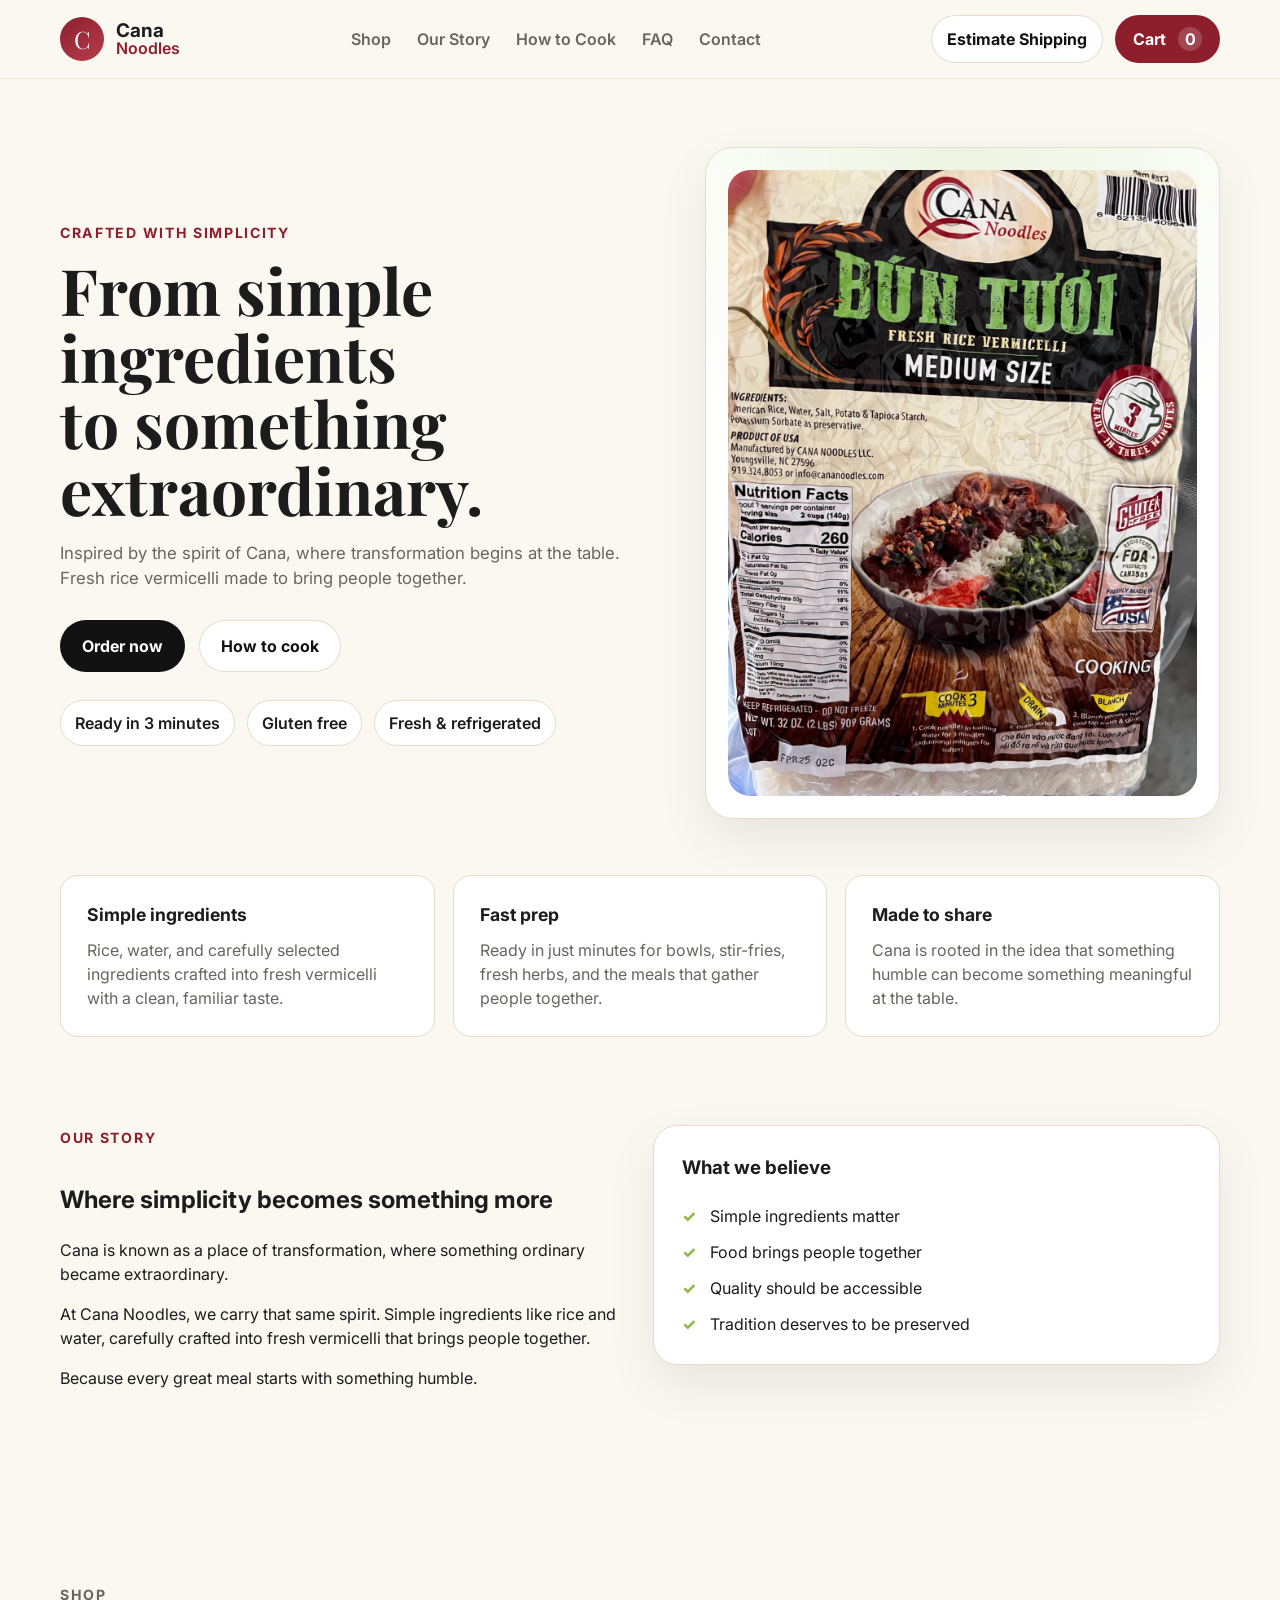
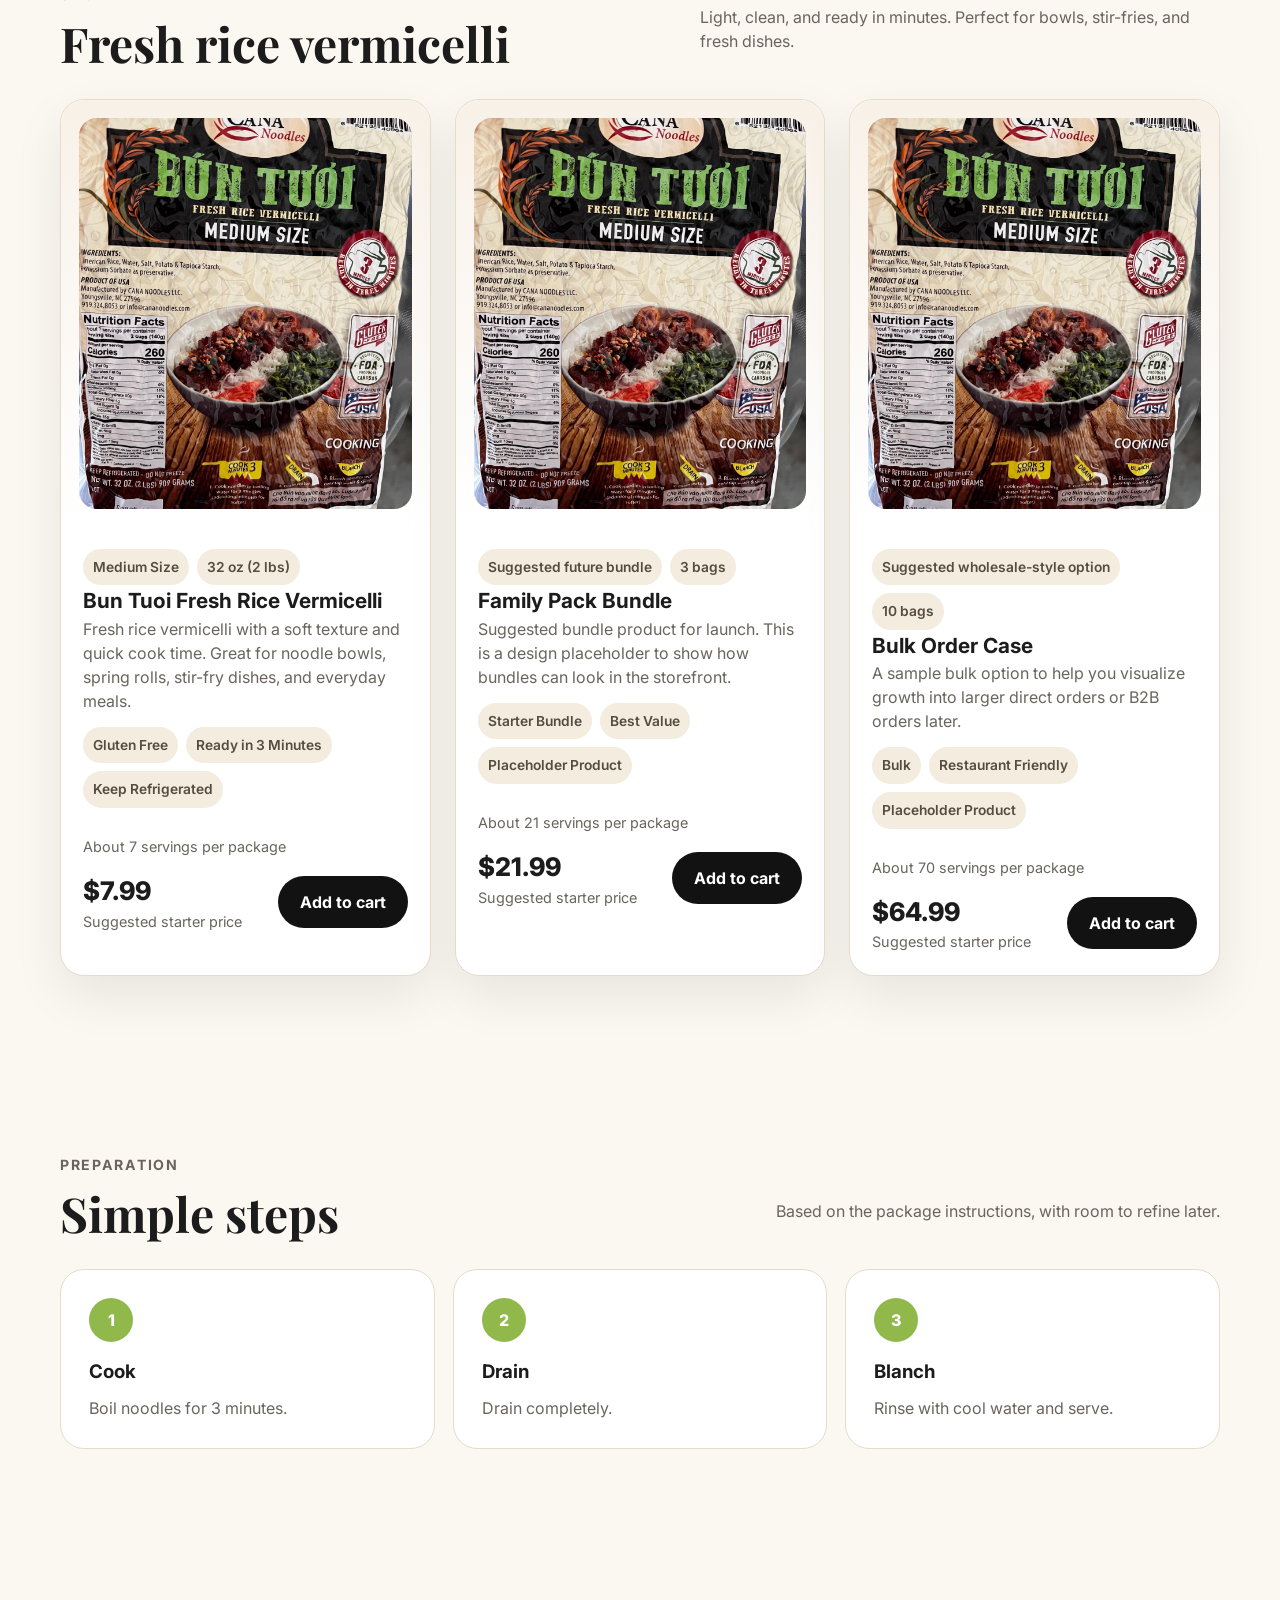
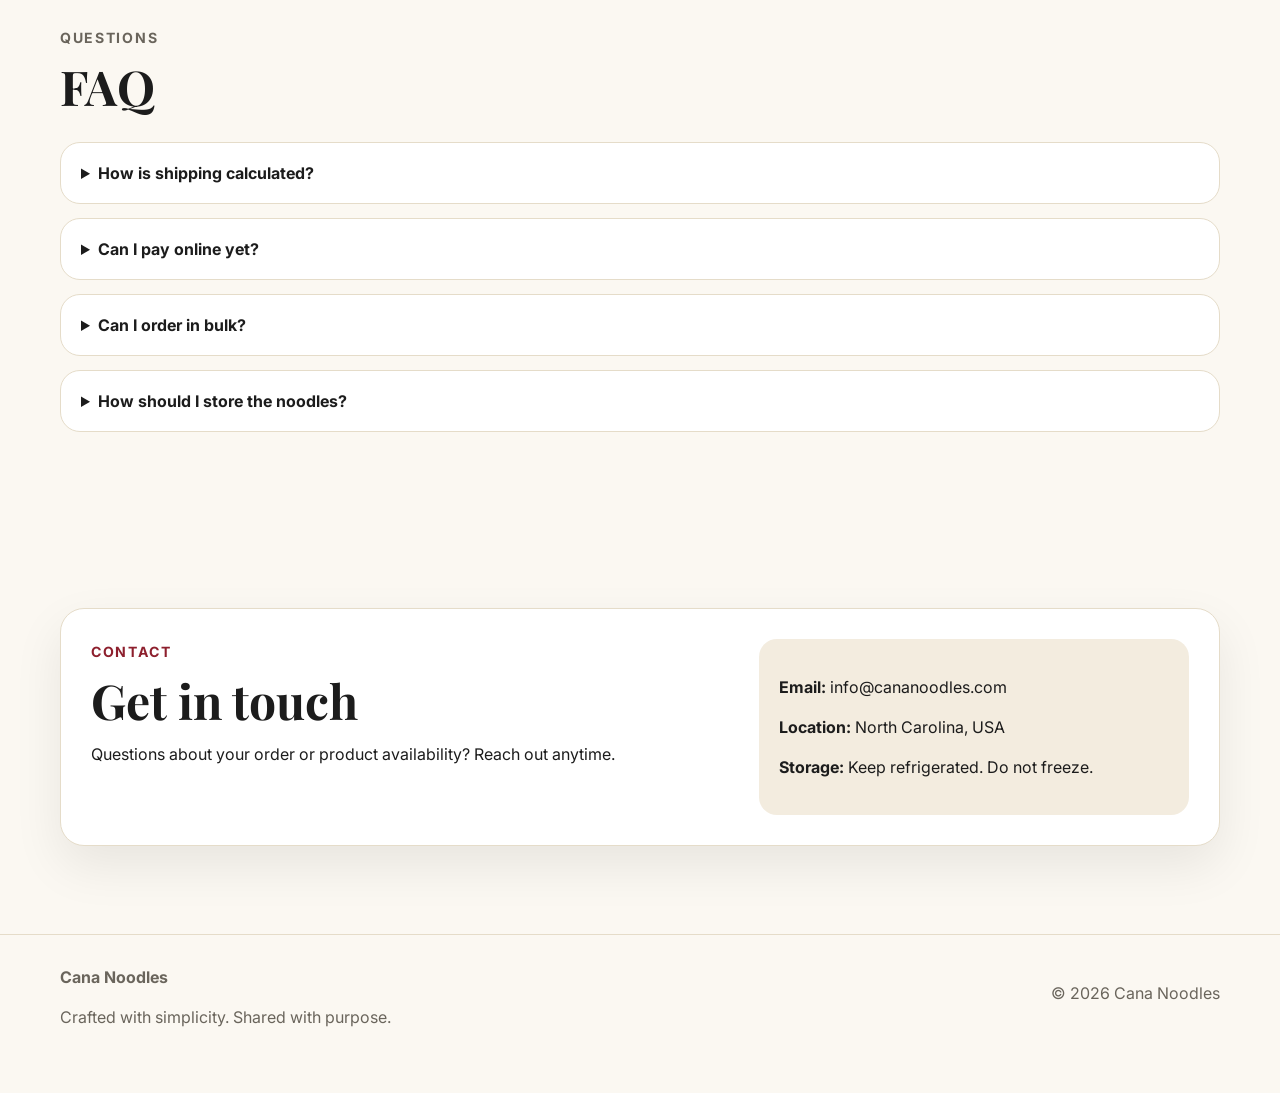
<file: index.html>
<!DOCTYPE html>
<html lang="en">
<head>
  <meta charset="UTF-8" />
  <meta name="viewport" content="width=device-width, initial-scale=1.0" />
  <title>Cana Noodles | Fresh Rice Vermicelli</title>
  <meta name="description" content="Cana Noodles fresh rice vermicelli. Simple ingredients, crafted with purpose, ready to bring people together." />
  <link rel="preconnect" href="https://fonts.googleapis.com">
  <link rel="preconnect" href="https://fonts.gstatic.com" crossorigin>
  <link href="https://fonts.googleapis.com/css2?family=Inter:wght@400;500;600;700;800&family=Playfair+Display:wght@700&display=swap" rel="stylesheet">
  <link rel="stylesheet" href="assets/css/styles.css" />
</head>

<body>
  <header class="site-header">
    <div class="container nav-wrap">
      <a href="#home" class="brand" aria-label="Cana Noodles home">
        <span class="brand-mark">C</span>
        <span class="brand-text">
          <strong>Cana</strong>
          <span>Noodles</span>
        </span>
      </a>

      <nav class="main-nav" id="mainNav">
        <a href="#shop">Shop</a>
        <a href="#story">Our Story</a>
        <a href="#how-to-cook">How to Cook</a>
        <a href="#faq">FAQ</a>
        <a href="#contact">Contact</a>
      </nav>

      <div class="nav-actions">
        <button class="btn btn-secondary btn-sm" id="openEstimator" type="button">Estimate Shipping</button>
        <button class="cart-button" id="openCart" aria-label="Open cart" type="button">
          Cart <span id="cartCount">0</span>
        </button>
      </div>
    </div>
  </header>

  <main>
    <section class="hero" id="home">
      <div class="container hero-grid">
        <div class="hero-copy">
          <p class="eyebrow">Crafted with simplicity</p>

          <h1>
            From simple ingredients<br>
            to something extraordinary.
          </h1>

          <p class="hero-text">
            Inspired by the spirit of Cana, where transformation begins at the table.
            Fresh rice vermicelli made to bring people together.
          </p>

          <div class="hero-actions">
            <a href="#shop" class="btn btn-primary">Order now</a>
            <a href="#how-to-cook" class="btn btn-secondary">How to cook</a>
          </div>

          <ul class="hero-badges">
            <li>Ready in 3 minutes</li>
            <li>Gluten free</li>
            <li>Fresh & refrigerated</li>
          </ul>
        </div>

        <div class="hero-card">
          <img src="assets/img/bun-tuoi-medium.jpg" alt="Cana Noodles Bun Tuoi Fresh Rice Vermicelli Medium Size package" />
        </div>
      </div>
    </section>

    <section class="featured-strip">
      <div class="container feature-list">
        <article>
          <h2>Simple ingredients</h2>
          <p>Rice, water, and carefully selected ingredients crafted into fresh vermicelli with a clean, familiar taste.</p>
        </article>
        <article>
          <h2>Fast prep</h2>
          <p>Ready in just minutes for bowls, stir-fries, fresh herbs, and the meals that gather people together.</p>
        </article>
        <article>
          <h2>Made to share</h2>
          <p>Cana is rooted in the idea that something humble can become something meaningful at the table.</p>
        </article>
      </div>
    </section>

    <section class="section" id="story">
      <div class="container two-col">
        <div>
          <p class="eyebrow">Our Story</p>
          <h2>Where simplicity becomes something more</h2>
          <p>
            Cana is known as a place of transformation, where something ordinary became extraordinary.
          </p>
          <p>
            At Cana Noodles, we carry that same spirit. Simple ingredients like rice and water,
            carefully crafted into fresh vermicelli that brings people together.
          </p>
          <p>
            Because every great meal starts with something humble.
          </p>
        </div>

        <div class="story-card">
          <h3>What we believe</h3>
          <ul class="check-list">
            <li>Simple ingredients matter</li>
            <li>Food brings people together</li>
            <li>Quality should be accessible</li>
            <li>Tradition deserves to be preserved</li>
          </ul>
        </div>
      </div>
    </section>

    <section class="products section" id="shop">
      <div class="container">
        <div class="section-head">
          <div>
            <p class="eyebrow">Shop</p>
            <h2>Fresh rice vermicelli</h2>
          </div>
          <p>
            Light, clean, and ready in minutes. Perfect for bowls, stir-fries, and fresh dishes.
          </p>
        </div>

        <div class="product-grid" id="productGrid"></div>
      </div>
    </section>

    <section class="section cooking" id="how-to-cook">
      <div class="container">
        <div class="section-head">
          <div>
            <p class="eyebrow">Preparation</p>
            <h2>Simple steps</h2>
          </div>
          <p>Based on the package instructions, with room to refine later.</p>
        </div>

        <div class="steps">
          <article class="step-card">
            <span>1</span>
            <h3>Cook</h3>
            <p>Boil noodles for 3 minutes.</p>
          </article>
          <article class="step-card">
            <span>2</span>
            <h3>Drain</h3>
            <p>Drain completely.</p>
          </article>
          <article class="step-card">
            <span>3</span>
            <h3>Blanch</h3>
            <p>Rinse with cool water and serve.</p>
          </article>
        </div>
      </div>
    </section>

    <section class="section faq" id="faq">
      <div class="container">
        <div class="section-head">
          <div>
            <p class="eyebrow">Questions</p>
            <h2>FAQ</h2>
          </div>
        </div>

        <div class="faq-list">
          <details>
            <summary>How is shipping calculated?</summary>
            <p>Shipping is estimated based on subtotal, package weight, and destination zone. This is still a placeholder until real shipping rules are finalized.</p>
          </details>
          <details>
            <summary>Can I pay online yet?</summary>
            <p>Not yet. The checkout flow is in place and ready for secure payment integration later.</p>
          </details>
          <details>
            <summary>Can I order in bulk?</summary>
            <p>Yes. Bulk and bundle options can be added as the catalog grows.</p>
          </details>
          <details>
            <summary>How should I store the noodles?</summary>
            <p>Keep refrigerated and do not freeze.</p>
          </details>
        </div>
      </div>
    </section>

    <section class="section contact" id="contact">
      <div class="container contact-card">
        <div>
          <p class="eyebrow">Contact</p>
          <h2>Get in touch</h2>
          <p>
            Questions about your order or product availability? Reach out anytime.
          </p>
        </div>

        <div class="contact-meta">
          <p><strong>Email:</strong> info@cananoodles.com</p>
          <p><strong>Location:</strong> North Carolina, USA</p>
          <p><strong>Storage:</strong> Keep refrigerated. Do not freeze.</p>
        </div>
      </div>
    </section>
  </main>

  <footer class="site-footer">
    <div class="container footer-wrap">
      <div>
        <strong>Cana Noodles</strong>
        <p>Crafted with simplicity. Shared with purpose.</p>
      </div>
      <p>© <span id="year"></span> Cana Noodles</p>
    </div>
  </footer>

  <aside class="cart-drawer" id="cartDrawer" aria-hidden="true">
    <div class="cart-panel">
      <div class="cart-head">
        <h2>Your cart</h2>
        <button class="icon-button" id="closeCart" aria-label="Close cart" type="button">×</button>
      </div>

      <div id="cartItems" class="cart-items"></div>

      <div class="cart-summary">
        <div class="summary-row">
          <span>Subtotal</span>
          <strong id="subtotalValue">$0.00</strong>
        </div>
        <div class="summary-row">
          <span>Estimated shipping</span>
          <strong id="shippingValue">$0.00</strong>
        </div>
        <div class="summary-row total">
          <span>Total</span>
          <strong id="totalValue">$0.00</strong>
        </div>

        <button class="btn btn-primary btn-block" id="goCheckout" type="button">
          Checkout
        </button>
      </div>
    </div>
  </aside>

  <div class="modal" id="shippingModal" aria-hidden="true">
    <div class="modal-card">
      <div class="modal-head">
        <h2>Estimate shipping</h2>
        <button class="icon-button" id="closeEstimator" aria-label="Close estimator" type="button">×</button>
      </div>

      <form id="shippingForm" class="stack-form">
        <label>
          ZIP code
          <input type="text" id="zipCode" maxlength="10" placeholder="e.g. 27596" required />
        </label>

        <label>
          Order subtotal
          <input type="number" id="orderSubtotal" min="0" step="0.01" placeholder="e.g. 29.99" required />
        </label>

        <label>
          Total item weight (lbs)
          <input type="number" id="orderWeight" min="0" step="0.1" placeholder="e.g. 4" required />
        </label>

        <button class="btn btn-primary" type="submit">Calculate</button>
      </form>

      <div class="estimate-result" id="estimateResult"></div>
      <p class="fine-print">This is a placeholder estimator until live shipping rules are connected.</p>
    </div>
  </div>

  <div class="modal" id="checkoutModal" aria-hidden="true">
    <div class="modal-card checkout-card">
      <div class="modal-head">
        <h2>Checkout</h2>
        <button class="icon-button" id="closeCheckout" aria-label="Close checkout" type="button">×</button>
      </div>

      <form class="stack-form checkout-form" id="checkoutForm">
        <div class="checkout-grid">
          <label>
            Full name
            <input type="text" placeholder="Your name" required />
          </label>

          <label>
            Email
            <input type="email" placeholder="you@example.com" required />
          </label>

          <label>
            Phone
            <input type="tel" placeholder="Optional" />
          </label>

          <label>
            ZIP code
            <input type="text" id="checkoutZip" placeholder="ZIP code" required />
          </label>

          <label class="full">
            Address line 1
            <input type="text" placeholder="Street address" required />
          </label>

          <label class="full">
            Address line 2
            <input type="text" placeholder="Apartment, suite, etc." />
          </label>
        </div>

        <div class="checkout-summary-box">
          <h3>Order summary</h3>
          <div id="checkoutSummary"></div>
        </div>

        <button class="btn btn-primary" type="submit">Place order placeholder</button>
      </form>

      <p class="fine-print">Secure payment and live order submission will be connected later.</p>
    </div>
  </div>

  <script src="assets/js/products.js"></script>
  <script src="assets/js/app.js"></script>
</body>
</html>
</file>
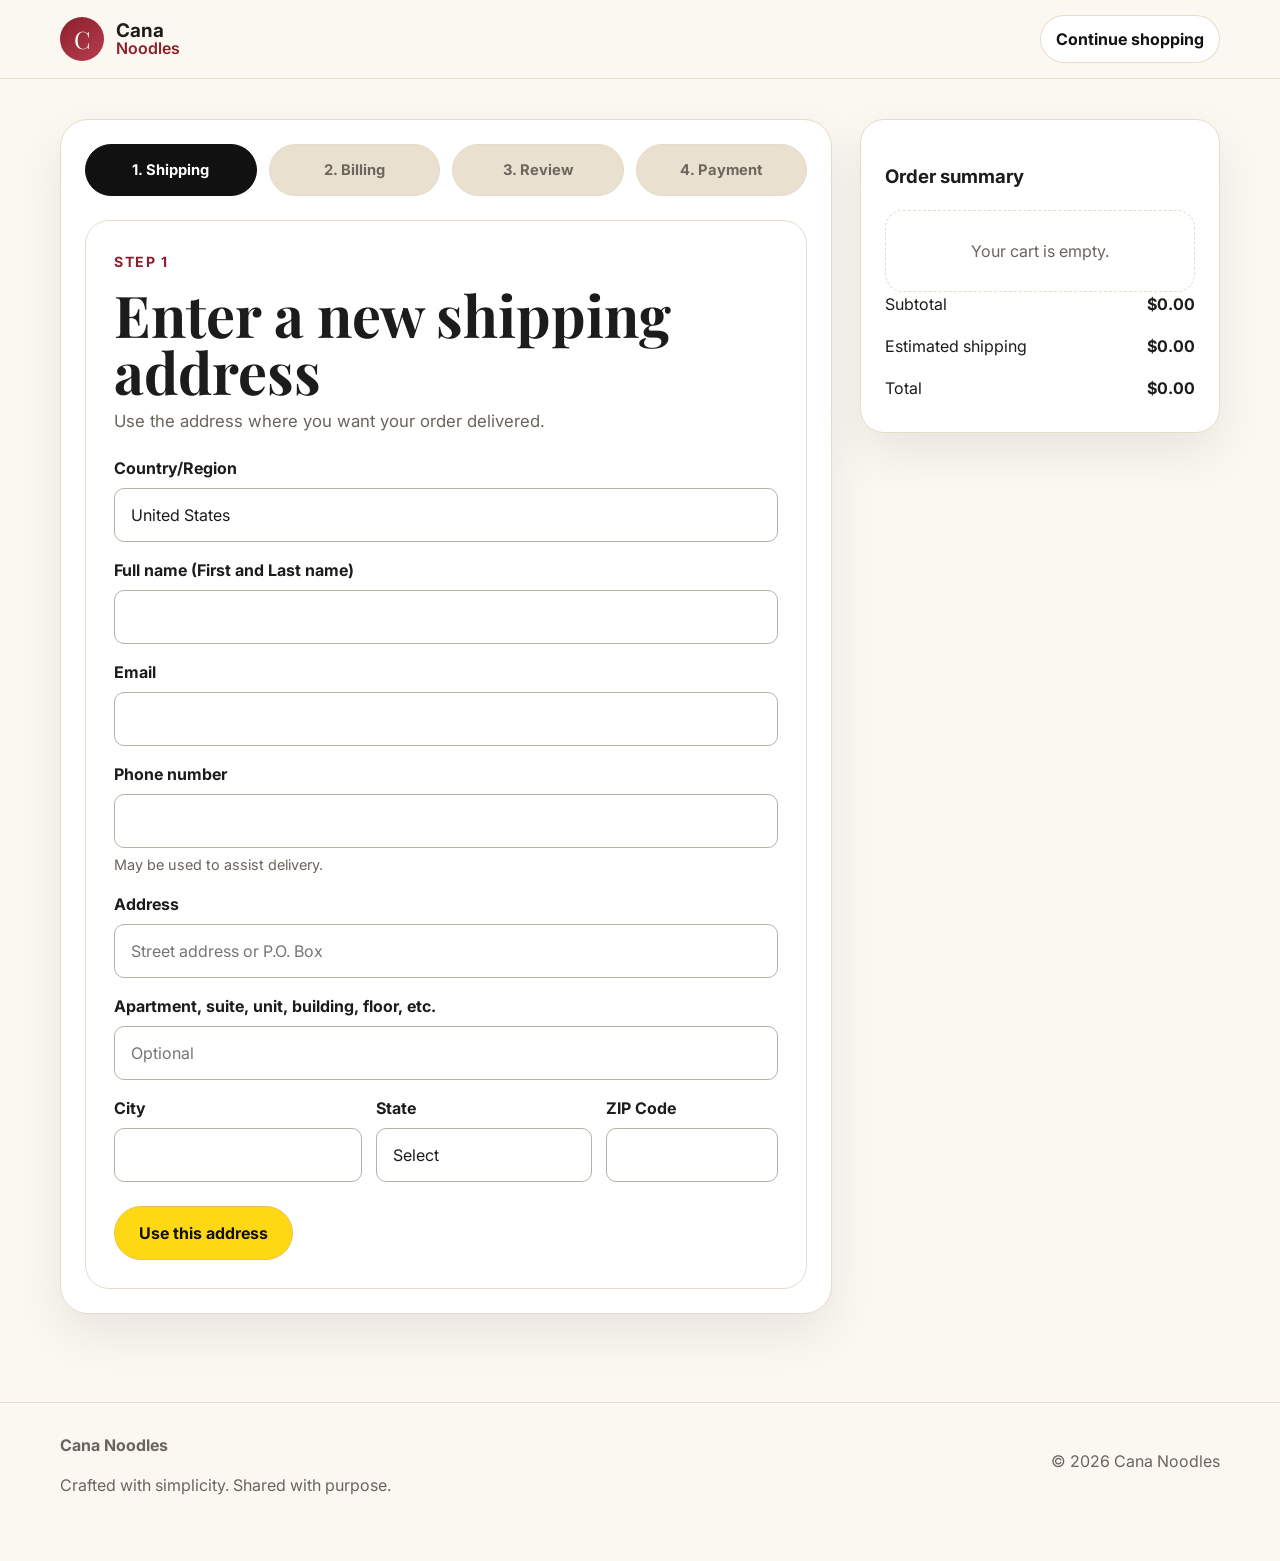
<file: checkout.html>
<!DOCTYPE html>
<html lang="en">
<head>
  <meta charset="UTF-8" />
  <meta name="viewport" content="width=device-width, initial-scale=1.0" />
  <title>Cana Noodles | Checkout</title>
  <meta name="description" content="Checkout for Cana Noodles." />
  <link rel="preconnect" href="https://fonts.googleapis.com">
  <link rel="preconnect" href="https://fonts.gstatic.com" crossorigin>
  <link href="https://fonts.googleapis.com/css2?family=Inter:wght@400;500;600;700;800&family=Playfair+Display:wght@700&display=swap" rel="stylesheet">
  <link rel="stylesheet" href="assets/css/styles.css" />
</head>
<body>
  <header class="site-header">
    <div class="container nav-wrap">
      <a href="index.html#home" class="brand" aria-label="Cana Noodles home">
        <span class="brand-mark">C</span>
        <span class="brand-text">
          <strong>Cana</strong>
          <span>Noodles</span>
        </span>
      </a>

      <div class="nav-actions">
        <a href="index.html" class="btn btn-secondary btn-sm">Continue shopping</a>
      </div>
    </div>
  </header>

  <main class="checkout-page section">
    <div class="container checkout-page-grid">
      <section class="checkout-main">
        <div class="checkout-stepper">
          <div class="checkout-step is-active" data-step-indicator="1">1. Shipping</div>
          <div class="checkout-step" data-step-indicator="2">2. Billing</div>
          <div class="checkout-step" data-step-indicator="3">3. Review</div>
          <div class="checkout-step" data-step-indicator="4">4. Payment</div>
        </div>

        <form id="checkoutPageForm" class="checkout-flow">
          <section class="checkout-panel is-active" data-step="1">
            <div class="address-card">
              <div class="address-card-header">
                <p class="eyebrow">Step 1</p>
                <h2>Enter a new shipping address</h2>
                <p class="address-subtext">Use the address where you want your order delivered.</p>
              </div>

              <div class="address-form">
                <label class="address-field full">
                  <span>Country/Region</span>
                  <select id="shipCountry" required>
                    <option value="United States" selected>United States</option>
                  </select>
                </label>

                <label class="address-field full">
                  <span>Full name (First and Last name)</span>
                  <input type="text" id="shipName" required />
                </label>

                <label class="address-field full">
                  <span>Email</span>
                  <input type="email" id="shipEmail" required />
                </label>

                <label class="address-field full">
                  <span>Phone number</span>
                  <input type="tel" id="shipPhone" />
                  <small>May be used to assist delivery.</small>
                </label>

                <label class="address-field full">
                  <span>Address</span>
                  <input type="text" id="shipAddress1" placeholder="Street address or P.O. Box" required />
                </label>

                <label class="address-field full">
                  <span>Apartment, suite, unit, building, floor, etc.</span>
                  <input type="text" id="shipAddress2" placeholder="Optional" />
                </label>

                <div class="address-row address-row-3">
                  <label class="address-field">
                    <span>City</span>
                    <input type="text" id="shipCity" required />
                  </label>

                  <label class="address-field">
                    <span>State</span>
                    <select id="shipState" required>
                      <option value="">Select</option>
                      <option value="AL">Alabama</option>
                      <option value="AK">Alaska</option>
                      <option value="AZ">Arizona</option>
                      <option value="AR">Arkansas</option>
                      <option value="CA">California</option>
                      <option value="CO">Colorado</option>
                      <option value="CT">Connecticut</option>
                      <option value="DE">Delaware</option>
                      <option value="FL">Florida</option>
                      <option value="GA">Georgia</option>
                      <option value="HI">Hawaii</option>
                      <option value="ID">Idaho</option>
                      <option value="IL">Illinois</option>
                      <option value="IN">Indiana</option>
                      <option value="IA">Iowa</option>
                      <option value="KS">Kansas</option>
                      <option value="KY">Kentucky</option>
                      <option value="LA">Louisiana</option>
                      <option value="ME">Maine</option>
                      <option value="MD">Maryland</option>
                      <option value="MA">Massachusetts</option>
                      <option value="MI">Michigan</option>
                      <option value="MN">Minnesota</option>
                      <option value="MS">Mississippi</option>
                      <option value="MO">Missouri</option>
                      <option value="MT">Montana</option>
                      <option value="NE">Nebraska</option>
                      <option value="NV">Nevada</option>
                      <option value="NH">New Hampshire</option>
                      <option value="NJ">New Jersey</option>
                      <option value="NM">New Mexico</option>
                      <option value="NY">New York</option>
                      <option value="NC">North Carolina</option>
                      <option value="ND">North Dakota</option>
                      <option value="OH">Ohio</option>
                      <option value="OK">Oklahoma</option>
                      <option value="OR">Oregon</option>
                      <option value="PA">Pennsylvania</option>
                      <option value="RI">Rhode Island</option>
                      <option value="SC">South Carolina</option>
                      <option value="SD">South Dakota</option>
                      <option value="TN">Tennessee</option>
                      <option value="TX">Texas</option>
                      <option value="UT">Utah</option>
                      <option value="VT">Vermont</option>
                      <option value="VA">Virginia</option>
                      <option value="WA">Washington</option>
                      <option value="WV">West Virginia</option>
                      <option value="WI">Wisconsin</option>
                      <option value="WY">Wyoming</option>
                    </select>
                  </label>

                  <label class="address-field">
                    <span>ZIP Code</span>
                    <input type="text" id="shipZip" required />
                  </label>
                </div>
              </div>

              <div class="checkout-actions address-actions">
                <button type="button" class="btn btn-amazonish" data-next-step="2">
                  Use this address
                </button>
              </div>
            </div>
          </section>

          <section class="checkout-panel" data-step="2">
            <div class="address-card">
              <div class="address-card-header">
                <p class="eyebrow">Step 2</p>
                <h2>Billing information</h2>
                <p class="address-subtext">Confirm your billing details for payment.</p>
              </div>

              <label class="checkbox-row">
                <input type="checkbox" id="sameAsShipping" checked />
                <span>Billing address is the same as shipping</span>
              </label>

              <div id="billingFields" class="address-form is-hidden">
                <label class="address-field full">
                  <span>Country/Region</span>
                  <select id="billCountry">
                    <option value="United States" selected>United States</option>
                  </select>
                </label>

                <label class="address-field full">
                  <span>Full name (First and Last name)</span>
                  <input type="text" id="billName" />
                </label>

                <label class="address-field full">
                  <span>Address</span>
                  <input type="text" id="billAddress1" placeholder="Street address or P.O. Box" />
                </label>

                <label class="address-field full">
                  <span>Apartment, suite, unit, building, floor, etc.</span>
                  <input type="text" id="billAddress2" placeholder="Optional" />
                </label>

                <div class="address-row address-row-3">
                  <label class="address-field">
                    <span>City</span>
                    <input type="text" id="billCity" />
                  </label>

                  <label class="address-field">
                    <span>State</span>
                    <select id="billState">
                      <option value="">Select</option>
                      <option value="AL">Alabama</option>
                      <option value="AK">Alaska</option>
                      <option value="AZ">Arizona</option>
                      <option value="AR">Arkansas</option>
                      <option value="CA">California</option>
                      <option value="CO">Colorado</option>
                      <option value="CT">Connecticut</option>
                      <option value="DE">Delaware</option>
                      <option value="FL">Florida</option>
                      <option value="GA">Georgia</option>
                      <option value="HI">Hawaii</option>
                      <option value="ID">Idaho</option>
                      <option value="IL">Illinois</option>
                      <option value="IN">Indiana</option>
                      <option value="IA">Iowa</option>
                      <option value="KS">Kansas</option>
                      <option value="KY">Kentucky</option>
                      <option value="LA">Louisiana</option>
                      <option value="ME">Maine</option>
                      <option value="MD">Maryland</option>
                      <option value="MA">Massachusetts</option>
                      <option value="MI">Michigan</option>
                      <option value="MN">Minnesota</option>
                      <option value="MS">Mississippi</option>
                      <option value="MO">Missouri</option>
                      <option value="MT">Montana</option>
                      <option value="NE">Nebraska</option>
                      <option value="NV">Nevada</option>
                      <option value="NH">New Hampshire</option>
                      <option value="NJ">New Jersey</option>
                      <option value="NM">New Mexico</option>
                      <option value="NY">New York</option>
                      <option value="NC">North Carolina</option>
                      <option value="ND">North Dakota</option>
                      <option value="OH">Ohio</option>
                      <option value="OK">Oklahoma</option>
                      <option value="OR">Oregon</option>
                      <option value="PA">Pennsylvania</option>
                      <option value="RI">Rhode Island</option>
                      <option value="SC">South Carolina</option>
                      <option value="SD">South Dakota</option>
                      <option value="TN">Tennessee</option>
                      <option value="TX">Texas</option>
                      <option value="UT">Utah</option>
                      <option value="VT">Vermont</option>
                      <option value="VA">Virginia</option>
                      <option value="WA">Washington</option>
                      <option value="WV">West Virginia</option>
                      <option value="WI">Wisconsin</option>
                      <option value="WY">Wyoming</option>
                    </select>
                  </label>

                  <label class="address-field">
                    <span>ZIP Code</span>
                    <input type="text" id="billZip" />
                  </label>
                </div>
              </div>

              <div class="checkout-actions">
                <button type="button" class="btn btn-secondary" data-prev-step="1">Back</button>
                <button type="button" class="btn btn-primary" data-next-step="3">Continue to review</button>
              </div>
            </div>
          </section>

          <section class="checkout-panel" data-step="3">
            <div class="address-card">
              <div class="address-card-header">
                <p class="eyebrow">Step 3</p>
                <h2>Review your order</h2>
                <p class="address-subtext">Check your items, address, and totals before payment.</p>
              </div>

              <div class="review-block">
                <h3>Items</h3>
                <div id="reviewItems" class="review-items"></div>
              </div>

              <div class="review-block">
                <h3>Shipping summary</h3>
                <div id="reviewShippingAddress" class="review-copy"></div>
              </div>

              <div class="review-block">
                <h3>Order totals</h3>
                <div id="reviewTotals" class="review-totals"></div>
              </div>

              <div class="checkout-actions">
                <button type="button" class="btn btn-secondary" data-prev-step="2">Back</button>
                <button type="button" class="btn btn-primary" data-next-step="4">Continue to payment</button>
              </div>
            </div>
          </section>

          <section class="checkout-panel" data-step="4">
            <div class="address-card">
              <div class="address-card-header">
                <p class="eyebrow">Step 4</p>
                <h2>Payment</h2>
                <p class="address-subtext">Secure payment will be connected in the next phase.</p>
              </div>

              <div class="payment-placeholder">
                <p><strong>Secure payment coming soon.</strong></p>
                <p>This is where Stripe or another payment provider will be connected.</p>
              </div>

              <div class="review-block">
                <h3>Final order total</h3>
                <div id="paymentTotals" class="review-totals"></div>
              </div>

              <div class="checkout-actions">
                <button type="button" class="btn btn-secondary" data-prev-step="3">Back</button>
                <button type="submit" class="btn btn-primary">Place order placeholder</button>
              </div>
            </div>
          </section>
        </form>
      </section>

      <aside class="checkout-sidebar">
        <div class="checkout-sidebar-card">
          <h3>Order summary</h3>
          <div id="sidebarItems" class="review-items"></div>
          <div id="sidebarTotals" class="review-totals"></div>
        </div>
      </aside>
    </div>
  </main>

  <footer class="site-footer">
    <div class="container footer-wrap">
      <div>
        <strong>Cana Noodles</strong>
        <p>Crafted with simplicity. Shared with purpose.</p>
      </div>
      <p>© <span id="year"></span> Cana Noodles</p>
    </div>
  </footer>

  <script src="assets/js/products.js"></script>
  <script src="assets/js/checkout.js"></script>
</body>
</html>
</file>
<file: assets/css/styles.css>
:root {
  --bg: #fbf8f2;
  --surface: #ffffff;
  --surface-soft: #f3ecdf;
  --text: #1c1c1c;
  --muted: #6a655c;
  --line: #e5dcc9;
  --brand-red: #8d1f2d;
  --brand-green: #90b84a;
  --brand-dark: #121212;
  --brand-gold: #cc9a3e;
  --shadow: 0 20px 50px rgba(0, 0, 0, 0.08);
  --radius-lg: 28px;
  --radius-md: 18px;
  --radius-sm: 12px;
  --container: 1160px;
}

* { box-sizing: border-box; }
html { scroll-behavior: smooth; }
body {
  margin: 0;
  font-family: "Inter", sans-serif;
  background: var(--bg);
  color: var(--text);
  line-height: 1.5;
}
img { max-width: 100%; display: block; }
a { color: inherit; text-decoration: none; }
button, input { font: inherit; }
.container {
  width: min(calc(100% - 32px), var(--container));
  margin: 0 auto;
}
.section { padding: 88px 0; }
.eyebrow {
  display: inline-block;
  margin: 0 0 14px;
  color: var(--brand-red);
  font-size: 0.88rem;
  font-weight: 700;
  text-transform: uppercase;
  letter-spacing: 0.12em;
}
.section-head {
  display: flex;
  justify-content: space-between;
  gap: 32px;
  align-items: end;
  margin-bottom: 30px;
}
.section-head h2,
.hero h1,
.why-us h2,
.contact h2 {
  font-family: "Playfair Display", serif;
  line-height: 1.04;
  margin: 0;
}
.section-head h2,
.why-us h2,
.contact h2 { font-size: clamp(2rem, 4vw, 3rem); }
.section-head p { max-width: 520px; color: var(--muted); }

.site-header {
  position: sticky;
  top: 0;
  z-index: 20;
  backdrop-filter: blur(12px);
  background: rgba(251, 248, 242, 0.84);
  border-bottom: 1px solid rgba(229, 220, 201, 0.8);
}
.nav-wrap {
  min-height: 78px;
  display: flex;
  align-items: center;
  justify-content: space-between;
  gap: 20px;
}
.brand {
  display: inline-flex;
  align-items: center;
  gap: 12px;
}
.brand-mark {
  width: 44px;
  height: 44px;
  display: grid;
  place-items: center;
  border-radius: 50%;
  background: linear-gradient(145deg, var(--brand-red), #b63d4c);
  color: #fff;
  font-family: "Playfair Display", serif;
  font-size: 1.5rem;
}
.brand-text { display: flex; flex-direction: column; line-height: 1; }
.brand-text strong { font-size: 1.18rem; }
.brand-text span { color: var(--brand-red); font-weight: 600; }
.main-nav {
  display: flex;
  gap: 26px;
  color: var(--muted);
  font-weight: 600;
}
.main-nav a:hover { color: var(--brand-dark); }
.nav-actions { display: flex; gap: 12px; align-items: center; }
.btn {
  border: none;
  border-radius: 999px;
  padding: 14px 22px;
  font-weight: 700;
  cursor: pointer;
  transition: transform 0.2s ease, opacity 0.2s ease, background 0.2s ease;
}
.btn:hover { transform: translateY(-1px); }
.btn-primary {
  background: var(--brand-dark);
  color: #fff;
}
.btn-secondary {
  background: var(--surface);
  color: var(--brand-dark);
  box-shadow: inset 0 0 0 1px var(--line);
}
.btn-sm { padding: 12px 16px; }
.btn-block { width: 100%; }
.cart-button {
  border: none;
  background: var(--brand-red);
  color: #fff;
  padding: 12px 18px;
  border-radius: 999px;
  font-weight: 700;
  cursor: pointer;
}
.cart-button span {
  display: inline-grid;
  place-items: center;
  min-width: 24px;
  height: 24px;
  margin-left: 8px;
  border-radius: 999px;
  background: rgba(255,255,255,0.18);
}
.hero {
  padding: 68px 0 48px;
}
.hero-grid {
  display: grid;
  grid-template-columns: 1.08fr 0.92fr;
  gap: 40px;
  align-items: center;
}
.hero h1 { font-size: clamp(2.8rem, 5vw, 5rem); }
.hero-text {
  max-width: 620px;
  color: var(--muted);
  font-size: 1.05rem;
  margin: 18px 0 28px;
}
.hero-actions { display: flex; flex-wrap: wrap; gap: 14px; }
.hero-badges {
  display: flex;
  flex-wrap: wrap;
  gap: 12px;
  list-style: none;
  padding: 0;
  margin: 28px 0 0;
}
.hero-badges li {
  padding: 10px 14px;
  background: var(--surface);
  border: 1px solid var(--line);
  border-radius: 999px;
  font-weight: 600;
}
.hero-card {
  background: radial-gradient(circle at top, rgba(144,184,74,0.16), transparent 50%), var(--surface);
  border: 1px solid var(--line);
  border-radius: var(--radius-lg);
  box-shadow: var(--shadow);
  padding: 22px;
}
.hero-card img {
  border-radius: 22px;
  width: 100%;
  object-fit: cover;
}
.featured-strip { padding: 8px 0 0; }
.feature-list {
  display: grid;
  grid-template-columns: repeat(3, 1fr);
  gap: 18px;
}
.feature-list article {
  background: var(--surface);
  border: 1px solid var(--line);
  border-radius: var(--radius-md);
  padding: 26px;
}
.feature-list h2 { margin: 0 0 10px; font-size: 1.1rem; }
.feature-list p { margin: 0; color: var(--muted); }
.product-grid {
  display: grid;
  grid-template-columns: repeat(3, 1fr);
  gap: 24px;
}
.product-card {
  background: var(--surface);
  border: 1px solid var(--line);
  border-radius: 24px;
  overflow: hidden;
  box-shadow: var(--shadow);
  display: flex;
  flex-direction: column;
}
.product-media {
  background: linear-gradient(180deg, #f8f1e8, #fff);
  padding: 18px;
}
.product-media img {
  aspect-ratio: 4 / 4.7;
  object-fit: cover;
  width: 100%;
  border-radius: 18px;
}
.product-content {
  padding: 22px;
  display: flex;
  flex-direction: column;
  gap: 14px;
  height: 100%;
}
.product-content h3 { margin: 0; font-size: 1.3rem; }
.product-meta,
.tag-list {
  display: flex;
  flex-wrap: wrap;
  gap: 8px;
}
.tag,
.mini-tag {
  background: var(--surface-soft);
  color: #564c40;
  padding: 8px 10px;
  border-radius: 999px;
  font-size: 0.86rem;
  font-weight: 600;
}
.product-description { color: var(--muted); margin: 0; }
.price-row {
  display: flex;
  justify-content: space-between;
  align-items: center;
  gap: 12px;
  margin-top: auto;
}
.price {
  font-size: 1.6rem;
  font-weight: 800;
}
.small-note { color: var(--muted); font-size: 0.9rem; }
.two-col {
  display: grid;
  grid-template-columns: 1fr 1fr;
  gap: 26px;
  align-items: start;
}
.check-list {
  list-style: none;
  padding: 0;
  margin: 22px 0 0;
  display: grid;
  gap: 12px;
}
.check-list li {
  position: relative;
  padding-left: 28px;
}
.check-list li::before {
  content: "✓";
  position: absolute;
  left: 0;
  color: var(--brand-green);
  font-weight: 800;
}
.story-card,
.contact-card,
.modal-card {
  background: var(--surface);
  border: 1px solid var(--line);
  border-radius: 24px;
  box-shadow: var(--shadow);
}
.story-card { padding: 28px; }
.story-card h3 { margin-top: 0; }
.palette { display: flex; gap: 10px; margin-top: 18px; }
.palette span {
  width: 52px;
  height: 52px;
  border-radius: 50%;
}
.steps {
  display: grid;
  grid-template-columns: repeat(3, 1fr);
  gap: 18px;
}
.step-card {
  background: var(--surface);
  border: 1px solid var(--line);
  border-radius: 24px;
  padding: 28px;
}
.step-card span {
  display: inline-grid;
  place-items: center;
  width: 44px;
  height: 44px;
  border-radius: 50%;
  background: var(--brand-green);
  color: #fff;
  font-weight: 800;
}
.step-card h3 { margin: 16px 0 10px; }
.step-card p { margin: 0; color: var(--muted); }
.faq-list {
  display: grid;
  gap: 14px;
}
.faq-list details {
  background: var(--surface);
  border: 1px solid var(--line);
  border-radius: 20px;
  padding: 18px 20px;
}
.faq-list summary {
  cursor: pointer;
  font-weight: 700;
}
.faq-list p { margin: 12px 0 0; color: var(--muted); }
.contact-card {
  display: grid;
  grid-template-columns: 1.5fr 1fr;
  gap: 24px;
  padding: 30px;
}
.contact-meta {
  background: var(--surface-soft);
  border-radius: 18px;
  padding: 20px;
}
.site-footer {
  border-top: 1px solid var(--line);
  padding: 30px 0 48px;
}
.footer-wrap {
  display: flex;
  justify-content: space-between;
  gap: 20px;
  color: var(--muted);
}
.cart-drawer,
.modal {
  position: fixed;
  inset: 0;
  background: rgba(18, 18, 18, 0.45);
  display: flex;
  align-items: center;
  justify-content: center;
  padding: 24px;
  opacity: 0;
  pointer-events: none;
  transition: opacity 0.2s ease;
  z-index: 1000;
  overflow-y: scroll;
  -webkit-overflow-scrolling: touch;
}
.cart-drawer.open,
.modal.open {
  opacity: 1;
  pointer-events: auto;
}
.cart-panel {
  position: absolute;
  top: 0;
  right: 0;
  width: min(440px, 100%);
  height: 100%;
  background: var(--surface);
  display: flex;
  flex-direction: column;
  padding: 24px;
  box-shadow: -20px 0 40px rgba(0,0,0,0.12);
}
.cart-head,
.modal-head {
  display: flex;
  justify-content: space-between;
  align-items: center;
  gap: 16px;
}
.icon-button {
  width: 42px;
  height: 42px;
  border-radius: 50%;
  border: 1px solid var(--line);
  background: var(--surface);
  font-size: 1.7rem;
  line-height: 1;
  cursor: pointer;
}
.cart-items {
  flex: 1;
  overflow: auto;
  display: flex;
  flex-direction: column;
  gap: 14px;
  padding: 18px 0;
}
.cart-item {
  display: grid;
  grid-template-columns: 78px 1fr auto;
  gap: 14px;
  align-items: center;
  border: 1px solid var(--line);
  border-radius: 18px;
  padding: 12px;
}
.cart-item img {
  width: 78px;
  height: 92px;
  object-fit: cover;
  border-radius: 12px;
}
.cart-item h4 { margin: 0 0 4px; }
.cart-item p { margin: 0; color: var(--muted); font-size: 0.92rem; }
.qty-controls {
  display: flex;
  align-items: center;
  gap: 8px;
  margin-top: 8px;
}
.qty-controls button {
  width: 28px;
  height: 28px;
  border: 1px solid var(--line);
  border-radius: 50%;
  background: #fff;
  cursor: pointer;
}
.cart-summary {
  border-top: 1px solid var(--line);
  padding-top: 18px;
}
.summary-row {
  display: flex;
  justify-content: space-between;
  margin-bottom: 10px;
}
.summary-row.total {
  font-size: 1.1rem;
  margin-bottom: 18px;
}
.modal {
  display: flex;
  align-items: flex-start;
  justify-content: center;
  padding: 20px;
}
.modal-card {
  width: min(760px, 100%);
  height: calc(100dvh - 40px);
  max-height: calc(100dvh - 40px);
  overflow-y: auto;
  -webkit-overflow-scrolling: touch;
  overscroll-behavior: contain;
  overscroll-behavior-y: contain;
  touch-action: pan-y;
  transform: translateZ(0);
  background: #fff;
  border-radius: 28px;
  padding: 32px;
  box-sizing: border-box;
}
.checkout-card { width: min(840px, 100%); }
.stack-form {
  display: grid;
  gap: 14px;
  margin-top: 18px;
}
.stack-form label {
  display: grid;
  gap: 8px;
  font-weight: 600;
}
.stack-form input {
  width: 100%;
  border: 1px solid var(--line);
  background: #fff;
  border-radius: 14px;
  padding: 14px 16px;
}
.estimate-result {
  min-height: 40px;
  margin-top: 12px;
  font-weight: 700;
}
.fine-print { color: var(--muted); font-size: 0.9rem; margin-top: 14px; }
.checkout-grid {
  display: grid;
  grid-template-columns: 1fr 1fr;
  gap: 14px;
}
.checkout-grid .full { grid-column: 1 / -1; }
.checkout-summary-box {
  padding: 20px 0 0;
  margin-top: 8px;
  border-top: 1px solid var(--line);
}
.checkout-summary-box h3 {
  margin: 0 0 14px;
}
.order-line {
  display: flex;
  justify-content: space-between;
  gap: 12px;
  margin-bottom: 8px;
}
.empty-state {
  text-align: center;
  padding: 28px;
  border: 1px dashed var(--line);
  border-radius: 18px;
  color: var(--muted);
}

@media (max-width: 980px) {
  .main-nav { display: none; }
  .hero-grid,
  .two-col,
  .contact-card,
  .checkout-grid,
  .feature-list,
  .steps,
  .product-grid { grid-template-columns: 1fr; }
  .section-head,
  .footer-wrap { flex-direction: column; align-items: start; }
}

@media (max-width: 640px) {
  .nav-wrap { flex-wrap: wrap; padding: 10px 0; }
  .nav-actions { width: 100%; justify-content: space-between; }
  .hero { padding-top: 42px; }
  .hero h1 { font-size: 2.5rem; }
  .modal-card,
  .cart-panel { padding: 18px; }
}

@media (max-width: 768px) {
  .modal {
    align-items: flex-start;
    padding: 16px;
    overflow: hidden;
  }

  .modal-card {
    width: 100%;
    height: calc(100dvh - 32px);
    max-height: calc(100dvh - 32px);
    margin: 0;
    padding: 24px 20px;
    border-radius: 24px;
  }
}

@supports (-webkit-touch-callout: none) {
  .modal-card {
    -webkit-overflow-scrolling: touch;
  }
}
.checkout-page {
  padding-top: 56px;
}

.checkout-page-grid {
  display: grid;
  grid-template-columns: minmax(0, 1fr) 360px;
  gap: 28px;
  align-items: start;
}

.checkout-main,
.checkout-sidebar-card,
.checkout-panel {
  background: var(--surface);
  border: 1px solid var(--line);
  border-radius: 24px;
  box-shadow: var(--shadow);
}

.checkout-main {
  padding: 24px;
}

.checkout-sidebar-card {
  padding: 24px;
  position: sticky;
  top: 110px;
}

.checkout-stepper {
  display: grid;
  grid-template-columns: repeat(4, 1fr);
  gap: 10px;
  margin-bottom: 24px;
}

.checkout-step {
  padding: 12px 14px;
  border: 1px solid var(--line);
  border-radius: 999px;
  background: var(--surface-soft);
  color: var(--muted);
  font-weight: 700;
  text-align: center;
  font-size: 0.92rem;
}

.checkout-step.is-active {
  background: var(--brand-dark);
  border-color: var(--brand-dark);
  color: #fff;
}

.checkout-panel {
  display: none;
  padding: 24px;
}

.checkout-panel.is-active {
  display: block;
}

.section-head.compact {
  margin-bottom: 20px;
}

.checkout-actions {
  display: flex;
  justify-content: space-between;
  gap: 12px;
  margin-top: 24px;
  flex-wrap: wrap;
}

.checkbox-row {
  display: flex;
  align-items: center;
  gap: 10px;
  margin: 8px 0 22px;
  font-weight: 600;
}

.checkbox-row input {
  width: 18px;
  height: 18px;
}

.is-hidden {
  display: none !important;
}

.review-block {
  border-top: 1px solid var(--line);
  padding-top: 18px;
  margin-top: 18px;
}

.review-block:first-of-type {
  border-top: none;
  padding-top: 0;
  margin-top: 0;
}

.review-items,
.review-totals,
.review-copy {
  display: grid;
  gap: 10px;
}

.review-line {
  display: flex;
  justify-content: space-between;
  gap: 12px;
}

.payment-placeholder {
  background: var(--surface-soft);
  border-radius: 18px;
  padding: 20px;
}

@media (max-width: 980px) {
  .checkout-page-grid {
    grid-template-columns: 1fr;
  }

  .checkout-sidebar {
    order: -1;
  }

  .checkout-sidebar-card {
    position: static;
  }

  .checkout-stepper {
    grid-template-columns: 1fr 1fr;
  }
}

@media (max-width: 640px) {
  .checkout-main,
  .checkout-sidebar-card,
  .checkout-panel {
    padding: 18px;
  }

  .checkout-stepper {
    grid-template-columns: 1fr;
  }

  .checkout-actions {
    flex-direction: column;
  }

  .checkout-actions .btn {
    width: 100%;
  }
}

.address-card {
  background: var(--surface);
  border: 1px solid var(--line);
  border-radius: 24px;
  padding: 28px;
  box-shadow: var(--shadow);
}

.address-card-header {
  margin-bottom: 22px;
}

.address-card-header h2 {
  margin: 0 0 8px;
  font-family: "Playfair Display", serif;
  font-size: clamp(2rem, 4vw, 3.2rem);
  line-height: 1.02;
}

.address-subtext {
  margin: 0;
  color: var(--muted);
}

.address-form {
  display: grid;
  gap: 16px;
}

.address-field {
  display: grid;
  gap: 8px;
}

.address-field span {
  font-weight: 700;
  color: var(--text);
}

.address-field small {
  color: var(--muted);
  font-size: 0.88rem;
  margin-top: -2px;
}

.address-field input,
.address-field select {
  width: 100%;
  min-height: 52px;
  padding: 14px 16px;
  border: 1px solid #b9b2a4;
  border-radius: 10px;
  background: #fff;
  color: var(--text);
  font: inherit;
  outline: none;
  appearance: none;
}

.address-field input:focus,
.address-field select:focus {
  border-color: #4aa3df;
  box-shadow: 0 0 0 3px rgba(74, 163, 223, 0.18);
}

.address-row {
  display: grid;
  gap: 14px;
}

.address-row-3 {
  grid-template-columns: 1.2fr 1fr 0.8fr;
}

.btn-amazonish {
  background: #ffd814;
  color: #111;
  border: 1px solid #f0c14b;
  border-radius: 999px;
  padding: 14px 24px;
  font-weight: 700;
  cursor: pointer;
}

.btn-amazonish:hover {
  background: #f7ca00;
}

.address-actions {
  margin-top: 24px;
  justify-content: flex-start;
}

@media (max-width: 768px) {
  .address-card {
    padding: 20px;
  }

  .address-card-header h2 {
    font-size: 2.1rem;
  }

  .address-row-3 {
    grid-template-columns: 1fr;
  }
}

/* Checkout page layout cleanup */
.checkout-page {
  padding-top: 40px;
}

.checkout-page-grid {
  display: grid;
  grid-template-columns: minmax(0, 1fr) 360px;
  gap: 28px;
  align-items: start;
  max-width: 1180px;
  margin: 0 auto;
}

.checkout-main {
  background: var(--surface);
  border: 1px solid var(--line);
  border-radius: 28px;
  box-shadow: var(--shadow);
  padding: 24px;
}

.checkout-sidebar-card {
  background: var(--surface);
  border: 1px solid var(--line);
  border-radius: 24px;
  box-shadow: var(--shadow);
  padding: 24px;
  position: sticky;
  top: 110px;
}

/* Remove nested card look inside the main checkout column */
.checkout-panel {
  display: none;
  padding: 0;
  background: transparent;
  border: 0;
  box-shadow: none;
  border-radius: 0;
}

.checkout-panel.is-active {
  display: block;
}

/* Stepper uses full width cleanly */
.checkout-stepper {
  display: grid;
  grid-template-columns: repeat(4, 1fr);
  gap: 12px;
  margin-bottom: 24px;
}

.checkout-step {
  padding: 14px 16px;
  border: 1px solid var(--line);
  border-radius: 999px;
  background: #e9e0d0;
  color: #6d665d;
  font-weight: 700;
  text-align: center;
}

.checkout-step.is-active {
  background: #111;
  border-color: #111;
  color: #fff;
}

/* Only keep one card for the actual form */
.address-card {
  background: var(--surface);
  border: 1px solid var(--line);
  border-radius: 24px;
  box-shadow: none;
  padding: 28px;
}

.address-card-header {
  margin-bottom: 22px;
}

.address-card-header h2 {
  margin: 0 0 10px;
  font-family: "Playfair Display", serif;
  font-size: clamp(2.3rem, 4.5vw, 4.25rem);
  line-height: 0.98;
  max-width: 720px;
}

.address-subtext {
  margin: 0;
  color: var(--muted);
  font-size: 1.05rem;
}

.address-form {
  display: grid;
  gap: 16px;
}

.address-field {
  display: grid;
  gap: 8px;
}

.address-field span {
  font-weight: 700;
  color: var(--text);
}

.address-field small {
  color: var(--muted);
  font-size: 0.9rem;
  margin-top: -2px;
}

.address-field input,
.address-field select {
  width: 100%;
  min-height: 54px;
  padding: 14px 16px;
  border: 1px solid #b9b2a4;
  border-radius: 10px;
  background: #fff;
  color: var(--text);
  font: inherit;
  outline: none;
  appearance: none;
}

.address-field input:focus,
.address-field select:focus {
  border-color: #4aa3df;
  box-shadow: 0 0 0 3px rgba(74, 163, 223, 0.18);
}

.address-row {
  display: grid;
  gap: 14px;
}

.address-row-3 {
  grid-template-columns: 1.15fr 1fr 0.8fr;
}

.address-actions {
  margin-top: 24px;
  justify-content: flex-start;
}

.btn-amazonish {
  background: #ffd814;
  color: #111;
  border: 1px solid #f0c14b;
  border-radius: 999px;
  padding: 14px 24px;
  font-weight: 700;
  cursor: pointer;
}

.btn-amazonish:hover {
  background: #f7ca00;
}

.checkout-actions {
  display: flex;
  justify-content: space-between;
  gap: 12px;
  margin-top: 24px;
  flex-wrap: wrap;
}

.checkbox-row {
  display: flex;
  align-items: center;
  gap: 10px;
  margin: 8px 0 22px;
  font-weight: 600;
}

.checkbox-row input {
  width: 18px;
  height: 18px;
}

.is-hidden {
  display: none !important;
}

.review-block {
  background: var(--surface);
  border: 1px solid var(--line);
  border-radius: 20px;
  padding: 20px;
  margin-top: 18px;
}

.review-block:first-of-type {
  margin-top: 0;
}

.review-items,
.review-totals,
.review-copy {
  display: grid;
  gap: 10px;
}

.review-line,
.order-line {
  display: flex;
  justify-content: space-between;
  gap: 12px;
}

.payment-placeholder {
  background: var(--surface-soft);
  border-radius: 18px;
  padding: 20px;
  border: 1px solid var(--line);
}

@media (max-width: 980px) {
  .checkout-page-grid {
    grid-template-columns: 1fr;
    max-width: 760px;
  }

  .checkout-sidebar {
    order: -1;
  }

  .checkout-sidebar-card {
    position: static;
  }

  .checkout-stepper {
    grid-template-columns: 1fr 1fr;
  }
}

@media (max-width: 640px) {
  .checkout-main,
  .checkout-sidebar-card,
  .address-card {
    padding: 18px;
  }

  .checkout-stepper {
    grid-template-columns: 1fr;
  }

  .address-card-header h2 {
    font-size: 2.35rem;
  }

  .address-row-3 {
    grid-template-columns: 1fr;
  }

  .checkout-actions {
    flex-direction: column;
  }

  .checkout-actions .btn,
  .checkout-actions .btn-amazonish {
    width: 100%;
  }
}
</file>
